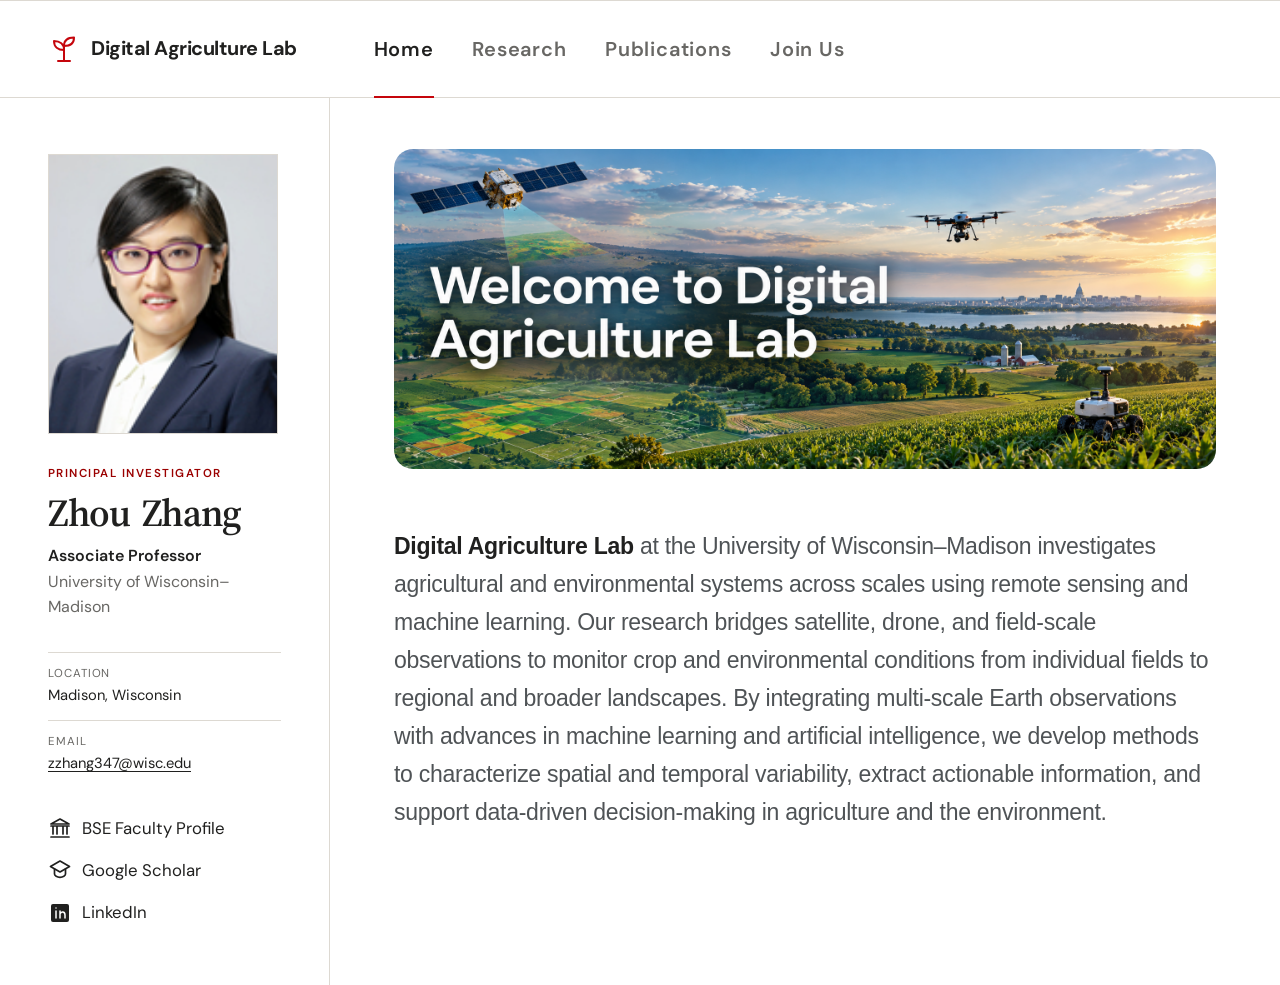
<file: index.html>
<!doctype html>
<html lang="en">
  <head>
    <meta charset="utf-8">
    <meta name="viewport" content="width=device-width, initial-scale=1">
    <meta name="description" content="The Zhou Zhang Digital Agriculture Lab at the University of Wisconsin–Madison.">
    <title>Digital Agriculture Lab | UW–Madison</title>
    <link rel="preconnect" href="https://fonts.googleapis.com">
    <link rel="preconnect" href="https://fonts.gstatic.com" crossorigin>
    <link href="https://fonts.googleapis.com/css2?family=DM+Sans:wght@400;500;600&amp;family=Source+Serif+4:opsz,wght@8..60,500;8..60,600&amp;display=swap" rel="stylesheet">
    <link rel="stylesheet" href="styles.css">
  </head>
  <body>
    <a class="skip-link" href="#main-content">Skip to main content</a>

    <header class="masthead">
      <div class="site-header">
        <a class="wordmark" href="index.html" aria-label="Digital Agriculture Lab home">
          <svg class="wordmark__icon" viewBox="0 0 32 32" aria-hidden="true">
            <path d="M16 28V12"></path>
            <path d="M16 17c-6 0-10-3.2-10-9 6 0 10 3.2 10 9Z"></path>
            <path d="M16 13c0-5.4 3.6-8.5 10-8.5 0 5.4-3.6 8.5-10 8.5Z"></path>
            <path d="M10 28h12"></path>
          </svg>
          <span>Digital Agriculture Lab</span>
        </a>
        <nav class="site-nav" aria-label="Primary navigation">
          <a class="site-nav__link is-active" href="index.html" aria-current="page">Home</a>
          <a class="site-nav__link" href="research.html">Research</a>
          <a class="site-nav__link" href="publications.html">Publications</a>
          <a class="site-nav__link" href="join-us.html">Join Us</a>
        </nav>
      </div>
    </header>

    <div class="page-shell">
      <aside class="profile" aria-label="Principal investigator profile">
        <div class="profile__inner">
          <img
            class="profile__photo"
            src="Zhou Zhang_q.jpg"
            alt="Portrait of Zhou Zhang"
            width="280"
            height="280"
          >

          <div class="profile__heading">
            <p class="eyebrow">Principal investigator</p>
            <h1>Zhou Zhang</h1>
            <p class="profile__title">Associate Professor</p>
            <p class="profile__affiliation">University of Wisconsin–Madison</p>
          </div>

          <dl class="profile__details">
            <div>
              <dt>Location</dt>
              <dd>Madison, Wisconsin</dd>
            </div>
            <div>
              <dt>Email</dt>
              <dd><a href="mailto:zzhang347@wisc.edu">zzhang347@wisc.edu</a></dd>
            </div>
          </dl>

          <nav class="profile__links" aria-label="Zhou Zhang profile links">
            <a href="https://bse.wisc.edu/staff/zhang-zhou/" target="_blank" rel="noopener noreferrer">
              <svg class="profile__link-icon" viewBox="0 0 24 24" aria-hidden="true">
                <path d="M3 10h18M5 10v8m4-8v8m6-8v8m4-8v8M3 21h18M12 3l9 5H3l9-5Z"></path>
              </svg>
              <span>BSE Faculty Profile</span>
            </a>
            <a href="https://scholar.google.com/citations?user=jG5opXcAAAAJ&amp;hl=en" target="_blank" rel="noopener noreferrer">
              <svg class="profile__link-icon" viewBox="0 0 24 24" aria-hidden="true">
                <path d="M2.5 8.5 12 3l9.5 5.5L12 14 2.5 8.5Z"></path>
                <path d="M6.5 11v5.1c0 1.5 2.5 3.2 5.5 3.2s5.5-1.7 5.5-3.2V11"></path>
              </svg>
              <span>Google Scholar</span>
            </a>
            <a href="https://www.linkedin.com/in/zhou-zhang-996b9865/" target="_blank" rel="noopener noreferrer">
              <svg class="profile__link-icon profile__link-icon--linkedin" viewBox="0 0 24 24" aria-hidden="true">
                <rect x="3" y="3" width="18" height="18" rx="2"></rect>
                <path d="M8 10v7m0-10v.01M12 17v-7m0 3.1c.7-2.9 5-3.1 5 1V17"></path>
              </svg>
              <span>LinkedIn</span>
            </a>
          </nav>
        </div>
      </aside>

      <main id="main-content" class="main-content">
        <section class="welcome-hero" aria-labelledby="welcome-title">
          <img
            src="Welcome to Digital Agriculture Lab.png"
            alt="Welcome to Digital Agriculture Lab, shown over a landscape with a satellite, drone, agricultural robot, and crop fields"
            width="2048"
            height="768"
          >
          <h1 id="welcome-title" class="visually-hidden">Welcome to Digital Agriculture Lab</h1>
        </section>

        <section class="lab-introduction" aria-label="About the Digital Agriculture Lab">
          <p>
            <strong>Digital Agriculture Lab</strong> at the University of Wisconsin–Madison investigates agricultural and environmental systems across scales using remote sensing and machine learning. Our research bridges satellite, drone, and field-scale observations to monitor crop and environmental conditions from individual fields to regional and broader landscapes. By integrating multi-scale Earth observations with advances in machine learning and artificial intelligence, we develop methods to characterize spatial and temporal variability, extract actionable information, and support data-driven decision-making in agriculture and the environment.
          </p>
        </section>
      </main>
    </div>
  </body>
</html>
</file>
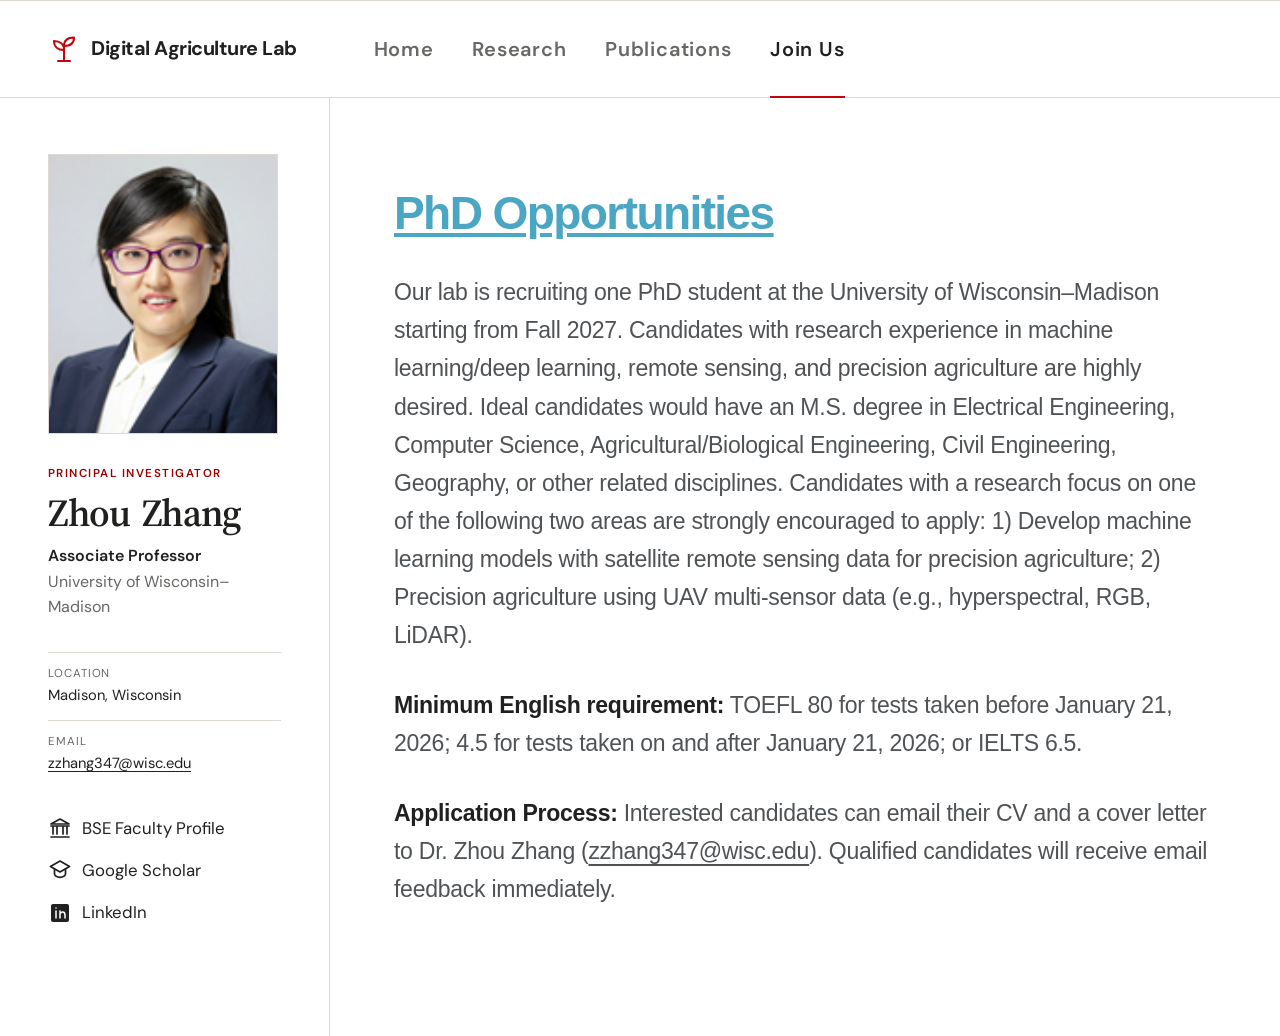
<file: join-us.html>
<!doctype html>
<html lang="en">
  <head>
    <meta charset="utf-8">
    <meta name="viewport" content="width=device-width, initial-scale=1">
    <meta name="description" content="PhD opportunities with the Digital Agriculture Lab at the University of Wisconsin–Madison.">
    <title>Join Us | Digital Agriculture Lab</title>
    <link rel="preconnect" href="https://fonts.googleapis.com">
    <link rel="preconnect" href="https://fonts.gstatic.com" crossorigin>
    <link href="https://fonts.googleapis.com/css2?family=DM+Sans:wght@400;500;600;700&amp;family=Source+Serif+4:opsz,wght@8..60,500;8..60,600&amp;display=swap" rel="stylesheet">
    <link rel="stylesheet" href="styles.css">
  </head>
  <body>
    <a class="skip-link" href="#main-content">Skip to main content</a>

    <header class="masthead">
      <div class="site-header">
        <a class="wordmark" href="index.html" aria-label="Digital Agriculture Lab home">
          <svg class="wordmark__icon" viewBox="0 0 32 32" aria-hidden="true">
            <path d="M16 28V12"></path>
            <path d="M16 17c-6 0-10-3.2-10-9 6 0 10 3.2 10 9Z"></path>
            <path d="M16 13c0-5.4 3.6-8.5 10-8.5 0 5.4-3.6 8.5-10 8.5Z"></path>
            <path d="M10 28h12"></path>
          </svg>
          <span>Digital Agriculture Lab</span>
        </a>
        <nav class="site-nav" aria-label="Primary navigation">
          <a class="site-nav__link" href="index.html">Home</a>
          <a class="site-nav__link" href="research.html">Research</a>
          <a class="site-nav__link" href="publications.html">Publications</a>
          <a class="site-nav__link is-active" href="join-us.html" aria-current="page">Join Us</a>
        </nav>
      </div>
    </header>

    <div class="page-shell">
      <aside class="profile" aria-label="Principal investigator profile">
        <div class="profile__inner">
          <img
            class="profile__photo"
            src="Zhou Zhang_q.jpg"
            alt="Portrait of Zhou Zhang"
            width="280"
            height="280"
          >

          <div class="profile__heading">
            <p class="eyebrow">Principal investigator</p>
            <h1>Zhou Zhang</h1>
            <p class="profile__title">Associate Professor</p>
            <p class="profile__affiliation">University of Wisconsin–Madison</p>
          </div>

          <dl class="profile__details">
            <div>
              <dt>Location</dt>
              <dd>Madison, Wisconsin</dd>
            </div>
            <div>
              <dt>Email</dt>
              <dd><a href="mailto:zzhang347@wisc.edu">zzhang347@wisc.edu</a></dd>
            </div>
          </dl>

          <nav class="profile__links" aria-label="Zhou Zhang profile links">
            <a href="https://bse.wisc.edu/staff/zhang-zhou/" target="_blank" rel="noopener noreferrer">
              <svg class="profile__link-icon" viewBox="0 0 24 24" aria-hidden="true">
                <path d="M3 10h18M5 10v8m4-8v8m6-8v8m4-8v8M3 21h18M12 3l9 5H3l9-5Z"></path>
              </svg>
              <span>BSE Faculty Profile</span>
            </a>
            <a href="https://scholar.google.com/citations?user=jG5opXcAAAAJ&amp;hl=en" target="_blank" rel="noopener noreferrer">
              <svg class="profile__link-icon" viewBox="0 0 24 24" aria-hidden="true">
                <path d="M2.5 8.5 12 3l9.5 5.5L12 14 2.5 8.5Z"></path>
                <path d="M6.5 11v5.1c0 1.5 2.5 3.2 5.5 3.2s5.5-1.7 5.5-3.2V11"></path>
              </svg>
              <span>Google Scholar</span>
            </a>
            <a href="https://www.linkedin.com/in/zhou-zhang-996b9865/" target="_blank" rel="noopener noreferrer">
              <svg class="profile__link-icon profile__link-icon--linkedin" viewBox="0 0 24 24" aria-hidden="true">
                <rect x="3" y="3" width="18" height="18" rx="2"></rect>
                <path d="M8 10v7m0-10v.01M12 17v-7m0 3.1c.7-2.9 5-3.1 5 1V17"></path>
              </svg>
              <span>LinkedIn</span>
            </a>
          </nav>
        </div>
      </aside>

      <main id="main-content" class="main-content opportunities-page">
        <section class="phd-opportunity" aria-labelledby="phd-opportunities-title">
          <h2 id="phd-opportunities-title">PhD Opportunities</h2>
          <p>
            Our lab is recruiting one PhD student at the University of Wisconsin–Madison starting from Fall 2027. Candidates with research experience in machine learning/deep learning, remote sensing, and precision agriculture are highly desired. Ideal candidates would have an M.S. degree in Electrical Engineering, Computer Science, Agricultural/Biological Engineering, Civil Engineering, Geography, or other related disciplines. Candidates with a research focus on one of the following two areas are strongly encouraged to apply: 1) Develop machine learning models with satellite remote sensing data for precision agriculture; 2) Precision agriculture using UAV multi-sensor data (e.g., hyperspectral, RGB, LiDAR).
          </p>
          <p>
            <strong>Minimum English requirement:</strong> TOEFL 80 for tests taken before January 21, 2026; 4.5 for tests taken on and after January 21, 2026; or IELTS 6.5.
          </p>
          <p>
            <strong>Application Process:</strong> Interested candidates can email their CV and a cover letter to Dr. Zhou Zhang (<a href="mailto:zzhang347@wisc.edu">zzhang347@wisc.edu</a>). Qualified candidates will receive email feedback immediately.
          </p>
        </section>
      </main>
    </div>
  </body>
</html>
</file>
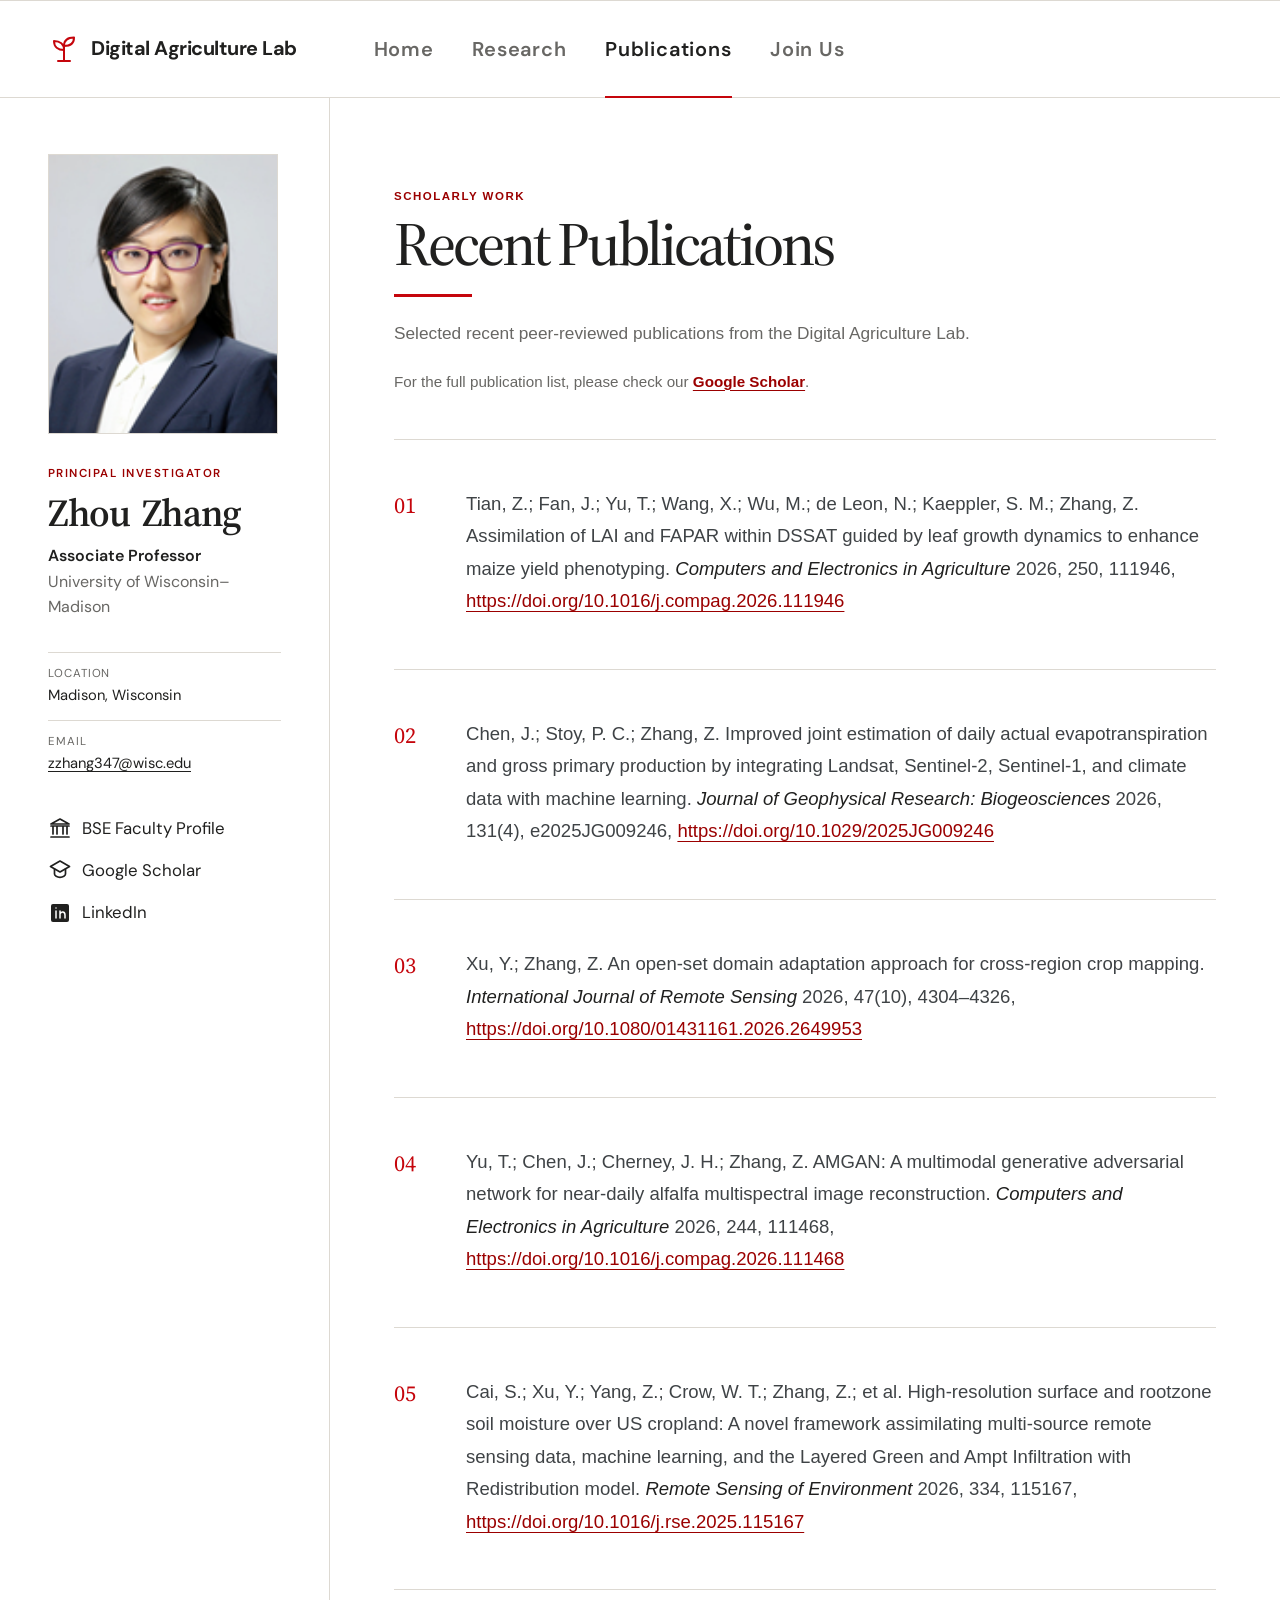
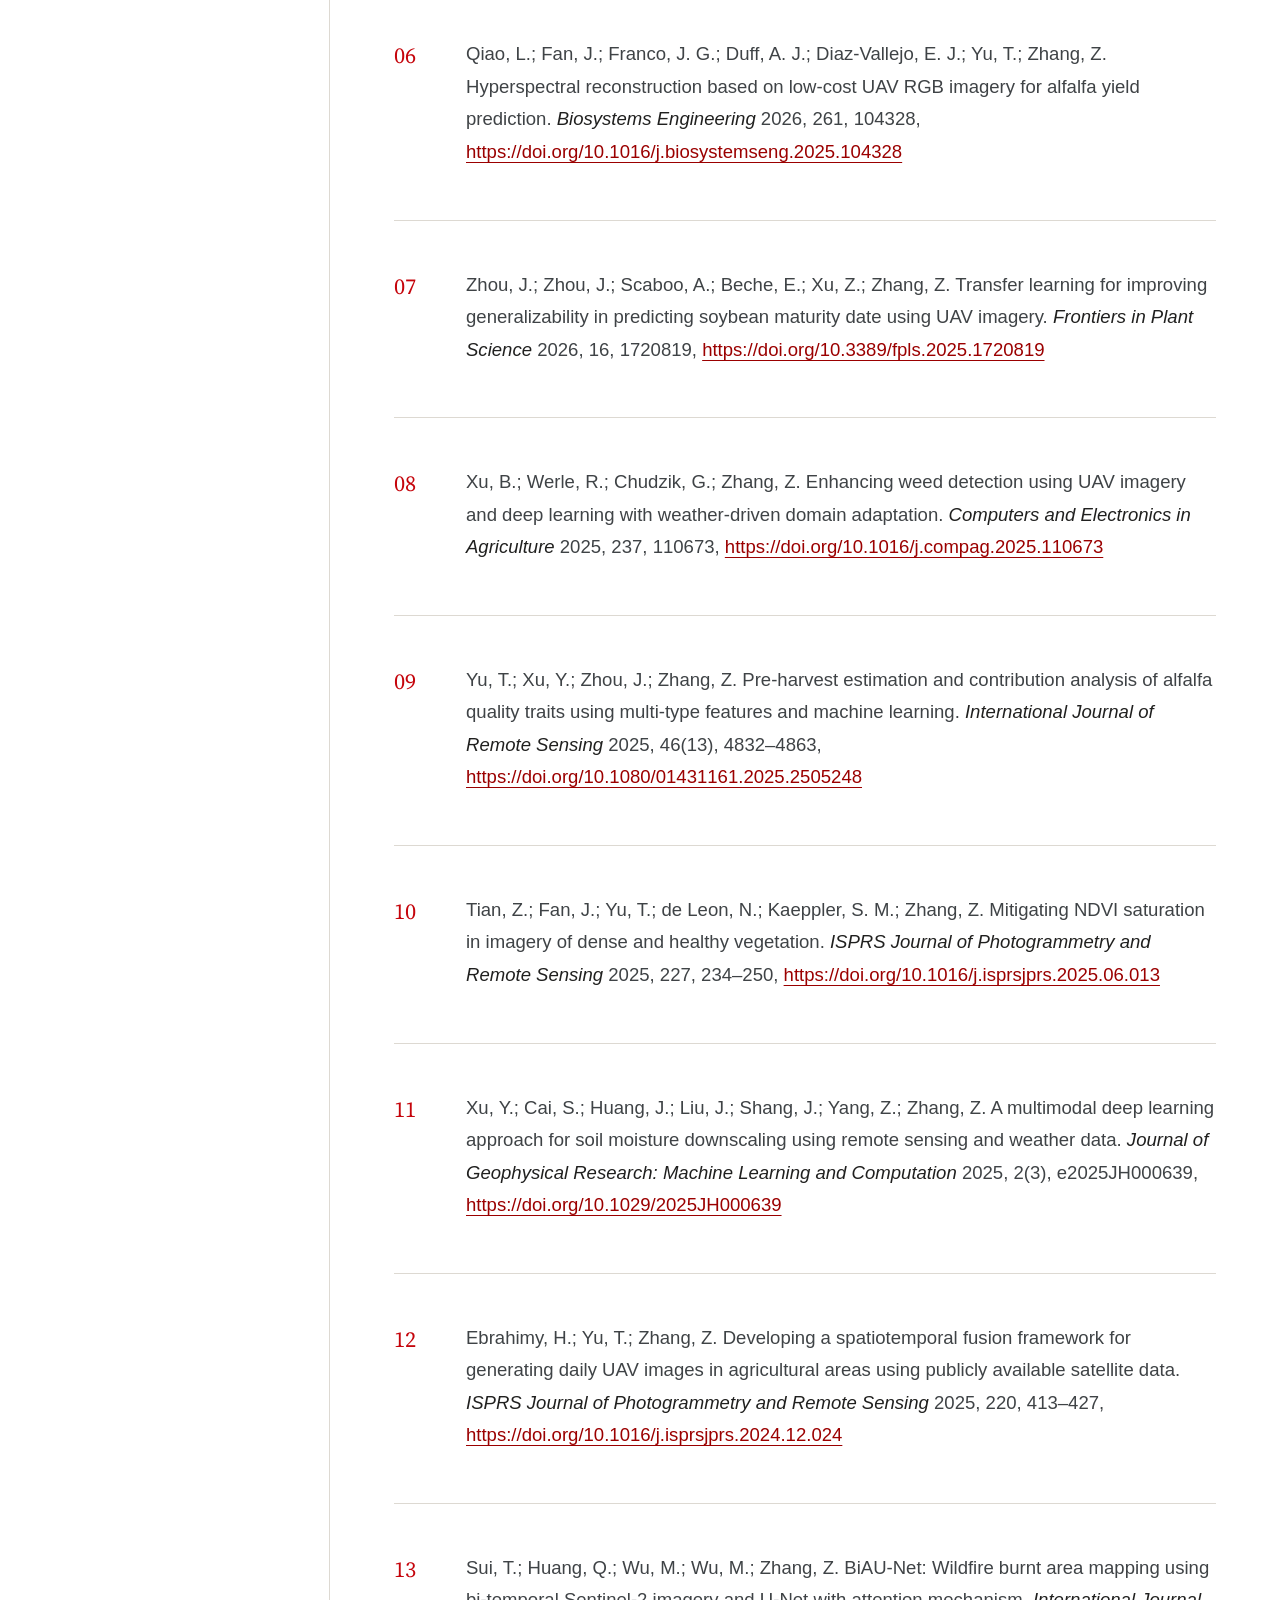
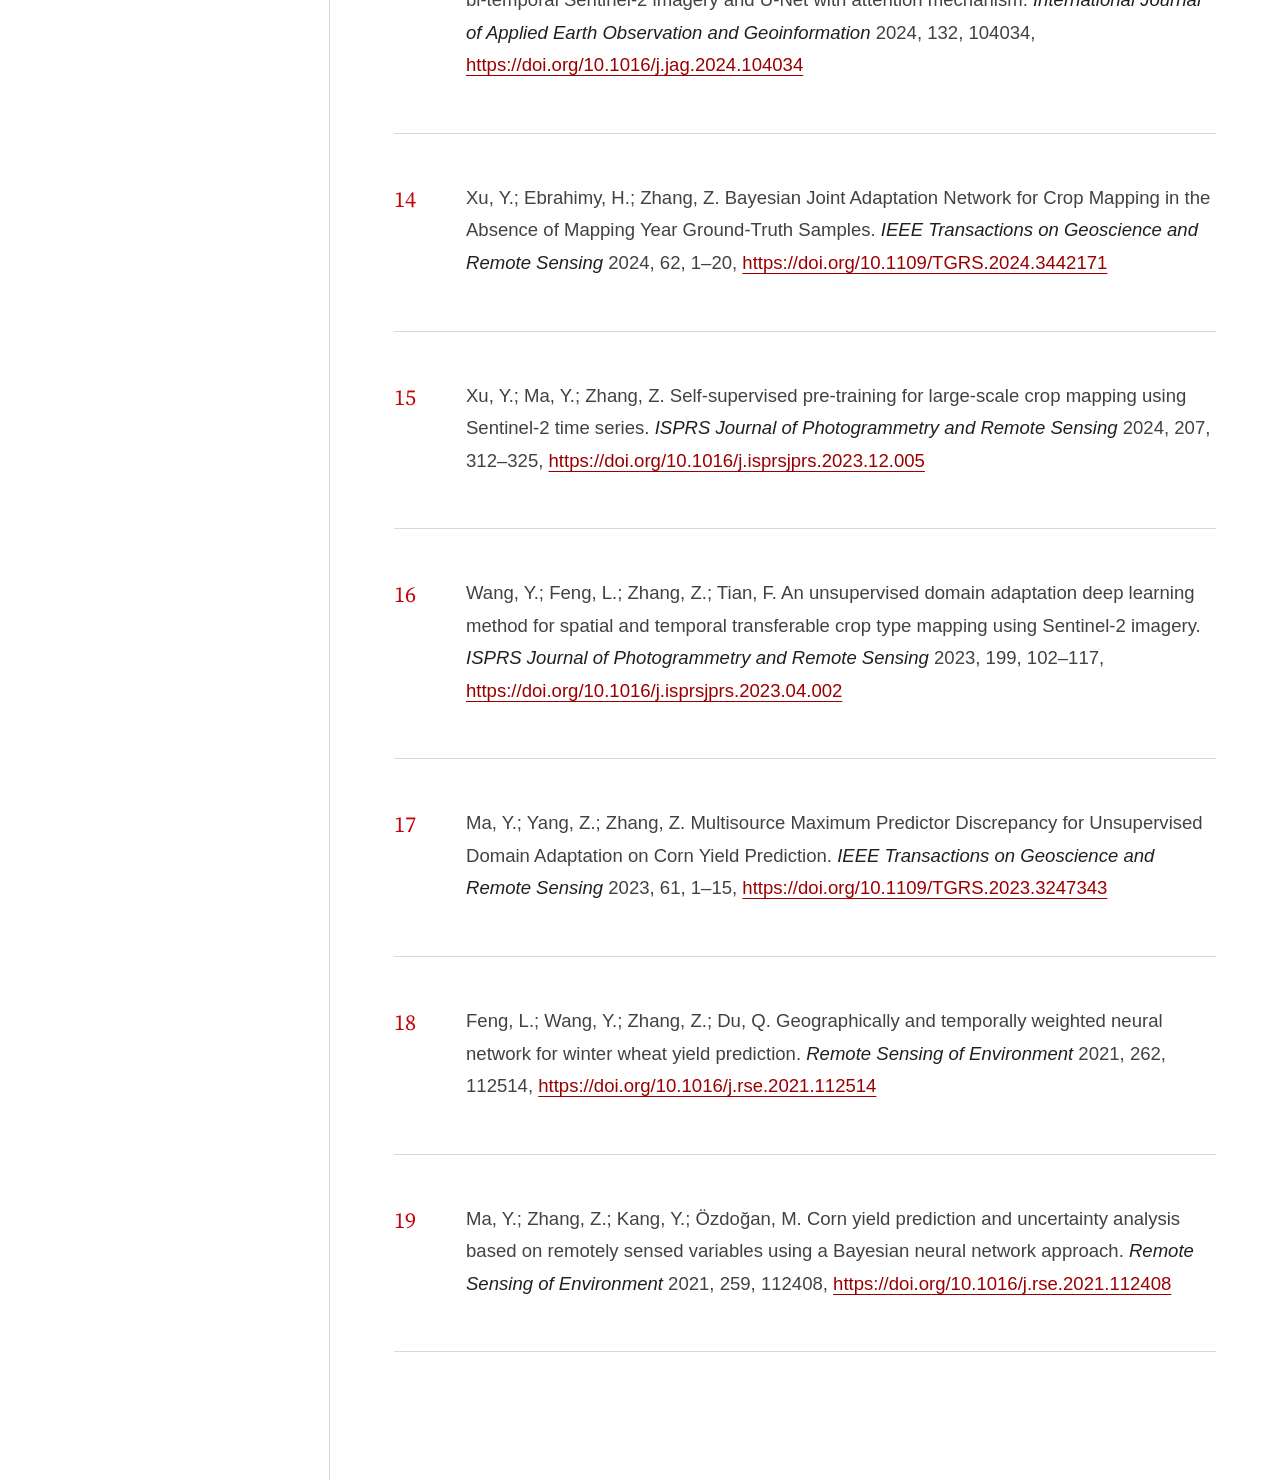
<file: publications.html>
<!doctype html>
<html lang="en">
  <head>
    <meta charset="utf-8">
    <meta name="viewport" content="width=device-width, initial-scale=1">
    <meta name="description" content="Recent publications from the Digital Agriculture Lab at the University of Wisconsin–Madison.">
    <title>Publications | Digital Agriculture Lab</title>
    <link rel="preconnect" href="https://fonts.googleapis.com">
    <link rel="preconnect" href="https://fonts.gstatic.com" crossorigin>
    <link href="https://fonts.googleapis.com/css2?family=DM+Sans:wght@400;500;600;700&amp;family=Source+Serif+4:opsz,wght@8..60,500;8..60,600&amp;display=swap" rel="stylesheet">
    <link rel="stylesheet" href="styles.css">
  </head>
  <body>
    <a class="skip-link" href="#main-content">Skip to main content</a>

    <header class="masthead">
      <div class="site-header">
        <a class="wordmark" href="index.html" aria-label="Digital Agriculture Lab home">
          <svg class="wordmark__icon" viewBox="0 0 32 32" aria-hidden="true">
            <path d="M16 28V12"></path>
            <path d="M16 17c-6 0-10-3.2-10-9 6 0 10 3.2 10 9Z"></path>
            <path d="M16 13c0-5.4 3.6-8.5 10-8.5 0 5.4-3.6 8.5-10 8.5Z"></path>
            <path d="M10 28h12"></path>
          </svg>
          <span>Digital Agriculture Lab</span>
        </a>
        <nav class="site-nav" aria-label="Primary navigation">
          <a class="site-nav__link" href="index.html">Home</a>
          <a class="site-nav__link" href="research.html">Research</a>
          <a class="site-nav__link is-active" href="publications.html" aria-current="page">Publications</a>
          <a class="site-nav__link" href="join-us.html">Join Us</a>
        </nav>
      </div>
    </header>

    <div class="page-shell">
      <aside class="profile" aria-label="Principal investigator profile">
        <div class="profile__inner">
          <img class="profile__photo" src="Zhou Zhang_q.jpg" alt="Portrait of Zhou Zhang" width="280" height="280">

          <div class="profile__heading">
            <p class="eyebrow">Principal investigator</p>
            <h1>Zhou Zhang</h1>
            <p class="profile__title">Associate Professor</p>
            <p class="profile__affiliation">University of Wisconsin–Madison</p>
          </div>

          <dl class="profile__details">
            <div>
              <dt>Location</dt>
              <dd>Madison, Wisconsin</dd>
            </div>
            <div>
              <dt>Email</dt>
              <dd><a href="mailto:zzhang347@wisc.edu">zzhang347@wisc.edu</a></dd>
            </div>
          </dl>

          <nav class="profile__links" aria-label="Zhou Zhang profile links">
            <a href="https://bse.wisc.edu/staff/zhang-zhou/" target="_blank" rel="noopener noreferrer">
              <svg class="profile__link-icon" viewBox="0 0 24 24" aria-hidden="true">
                <path d="M3 10h18M5 10v8m4-8v8m6-8v8m4-8v8M3 21h18M12 3l9 5H3l9-5Z"></path>
              </svg>
              <span>BSE Faculty Profile</span>
            </a>
            <a href="https://scholar.google.com/citations?user=jG5opXcAAAAJ&amp;hl=en" target="_blank" rel="noopener noreferrer">
              <svg class="profile__link-icon" viewBox="0 0 24 24" aria-hidden="true">
                <path d="M2.5 8.5 12 3l9.5 5.5L12 14 2.5 8.5Z"></path>
                <path d="M6.5 11v5.1c0 1.5 2.5 3.2 5.5 3.2s5.5-1.7 5.5-3.2V11"></path>
              </svg>
              <span>Google Scholar</span>
            </a>
            <a href="https://www.linkedin.com/in/zhou-zhang-996b9865/" target="_blank" rel="noopener noreferrer">
              <svg class="profile__link-icon profile__link-icon--linkedin" viewBox="0 0 24 24" aria-hidden="true">
                <rect x="3" y="3" width="18" height="18" rx="2"></rect>
                <path d="M8 10v7m0-10v.01M12 17v-7m0 3.1c.7-2.9 5-3.1 5 1V17"></path>
              </svg>
              <span>LinkedIn</span>
            </a>
          </nav>
        </div>
      </aside>

      <main id="main-content" class="main-content publications-page">
        <header class="publications-page__header">
          <p class="eyebrow">Scholarly work</p>
          <h1>Recent Publications</h1>
          <span class="publications-page__accent" aria-hidden="true"></span>
          <p>Selected recent peer-reviewed publications from the Digital Agriculture Lab.</p>
        </header>

        <p class="publication-list__more">
          For the full publication list, please check our <a href="https://scholar.google.com/citations?user=jG5opXcAAAAJ&amp;hl=en" target="_blank" rel="noopener noreferrer"><strong>Google Scholar</strong></a>.
        </p>

        <ol class="publication-list">
          <li class="publication-item">
            <article>
              <p class="publication-citation">
                Tian, Z.; Fan, J.; Yu, T.; Wang, X.; Wu, M.; de Leon, N.; Kaeppler, S. M.; Zhang, Z. Assimilation of LAI and FAPAR within DSSAT guided by leaf growth dynamics to enhance maize yield phenotyping. <cite>Computers and Electronics in Agriculture</cite> 2026, 250, 111946, <a href="https://doi.org/10.1016/j.compag.2026.111946" target="_blank" rel="noopener noreferrer">https://doi.org/10.1016/j.compag.2026.111946</a>
              </p>
            </article>
          </li>
          <li class="publication-item">
            <article>
              <p class="publication-citation">
                Chen, J.; Stoy, P. C.; Zhang, Z. Improved joint estimation of daily actual evapotranspiration and gross primary production by integrating Landsat, Sentinel-2, Sentinel-1, and climate data with machine learning. <cite>Journal of Geophysical Research: Biogeosciences</cite> 2026, 131(4), e2025JG009246, <a href="https://doi.org/10.1029/2025JG009246" target="_blank" rel="noopener noreferrer">https://doi.org/10.1029/2025JG009246</a>
              </p>
            </article>
          </li>
          <li class="publication-item">
            <article>
              <p class="publication-citation">
                Xu, Y.; Zhang, Z. An open-set domain adaptation approach for cross-region crop mapping. <cite>International Journal of Remote Sensing</cite> 2026, 47(10), 4304–4326, <a href="https://doi.org/10.1080/01431161.2026.2649953" target="_blank" rel="noopener noreferrer">https://doi.org/10.1080/01431161.2026.2649953</a>
              </p>
            </article>
          </li>
          <li class="publication-item">
            <article>
              <p class="publication-citation">
                Yu, T.; Chen, J.; Cherney, J. H.; Zhang, Z. AMGAN: A multimodal generative adversarial network for near-daily alfalfa multispectral image reconstruction. <cite>Computers and Electronics in Agriculture</cite> 2026, 244, 111468, <a href="https://doi.org/10.1016/j.compag.2026.111468" target="_blank" rel="noopener noreferrer">https://doi.org/10.1016/j.compag.2026.111468</a>
              </p>
            </article>
          </li>
          <li class="publication-item">
            <article>
              <p class="publication-citation">
                Cai, S.; Xu, Y.; Yang, Z.; Crow, W. T.; Zhang, Z.; et al. High-resolution surface and rootzone soil moisture over US cropland: A novel framework assimilating multi-source remote sensing data, machine learning, and the Layered Green and Ampt Infiltration with Redistribution model. <cite>Remote Sensing of Environment</cite> 2026, 334, 115167, <a href="https://doi.org/10.1016/j.rse.2025.115167" target="_blank" rel="noopener noreferrer">https://doi.org/10.1016/j.rse.2025.115167</a>
              </p>
            </article>
          </li>
          <li class="publication-item">
            <article>
              <p class="publication-citation">
                Qiao, L.; Fan, J.; Franco, J. G.; Duff, A. J.; Diaz-Vallejo, E. J.; Yu, T.; Zhang, Z. Hyperspectral reconstruction based on low-cost UAV RGB imagery for alfalfa yield prediction. <cite>Biosystems Engineering</cite> 2026, 261, 104328, <a href="https://doi.org/10.1016/j.biosystemseng.2025.104328" target="_blank" rel="noopener noreferrer">https://doi.org/10.1016/j.biosystemseng.2025.104328</a>
              </p>
            </article>
          </li>
          <li class="publication-item">
            <article>
              <p class="publication-citation">
                Zhou, J.; Zhou, J.; Scaboo, A.; Beche, E.; Xu, Z.; Zhang, Z. Transfer learning for improving generalizability in predicting soybean maturity date using UAV imagery. <cite>Frontiers in Plant Science</cite> 2026, 16, 1720819, <a href="https://doi.org/10.3389/fpls.2025.1720819" target="_blank" rel="noopener noreferrer">https://doi.org/10.3389/fpls.2025.1720819</a>
              </p>
            </article>
          </li>
          <li class="publication-item">
            <article>
              <p class="publication-citation">
                Xu, B.; Werle, R.; Chudzik, G.; Zhang, Z. Enhancing weed detection using UAV imagery and deep learning with weather-driven domain adaptation. <cite>Computers and Electronics in Agriculture</cite> 2025, 237, 110673, <a href="https://doi.org/10.1016/j.compag.2025.110673" target="_blank" rel="noopener noreferrer">https://doi.org/10.1016/j.compag.2025.110673</a>
              </p>
            </article>
          </li>
          <li class="publication-item">
            <article>
              <p class="publication-citation">
                Yu, T.; Xu, Y.; Zhou, J.; Zhang, Z. Pre-harvest estimation and contribution analysis of alfalfa quality traits using multi-type features and machine learning. <cite>International Journal of Remote Sensing</cite> 2025, 46(13), 4832–4863, <a href="https://doi.org/10.1080/01431161.2025.2505248" target="_blank" rel="noopener noreferrer">https://doi.org/10.1080/01431161.2025.2505248</a>
              </p>
            </article>
          </li>
          <li class="publication-item">
            <article>
              <p class="publication-citation">
                Tian, Z.; Fan, J.; Yu, T.; de Leon, N.; Kaeppler, S. M.; Zhang, Z. Mitigating NDVI saturation in imagery of dense and healthy vegetation. <cite>ISPRS Journal of Photogrammetry and Remote Sensing</cite> 2025, 227, 234–250, <a href="https://doi.org/10.1016/j.isprsjprs.2025.06.013" target="_blank" rel="noopener noreferrer">https://doi.org/10.1016/j.isprsjprs.2025.06.013</a>
              </p>
            </article>
          </li>
          <li class="publication-item">
            <article>
              <p class="publication-citation">
                Xu, Y.; Cai, S.; Huang, J.; Liu, J.; Shang, J.; Yang, Z.; Zhang, Z. A multimodal deep learning approach for soil moisture downscaling using remote sensing and weather data. <cite>Journal of Geophysical Research: Machine Learning and Computation</cite> 2025, 2(3), e2025JH000639, <a href="https://doi.org/10.1029/2025JH000639" target="_blank" rel="noopener noreferrer">https://doi.org/10.1029/2025JH000639</a>
              </p>
            </article>
          </li>
          <li class="publication-item">
            <article>
              <p class="publication-citation">
                Ebrahimy, H.; Yu, T.; Zhang, Z. Developing a spatiotemporal fusion framework for generating daily UAV images in agricultural areas using publicly available satellite data. <cite>ISPRS Journal of Photogrammetry and Remote Sensing</cite> 2025, 220, 413–427, <a href="https://doi.org/10.1016/j.isprsjprs.2024.12.024" target="_blank" rel="noopener noreferrer">https://doi.org/10.1016/j.isprsjprs.2024.12.024</a>
              </p>
            </article>
          </li>
          <li class="publication-item">
            <article>
              <p class="publication-citation">
                Sui, T.; Huang, Q.; Wu, M.; Wu, M.; Zhang, Z. BiAU-Net: Wildfire burnt area mapping using bi-temporal Sentinel-2 imagery and U-Net with attention mechanism. <cite>International Journal of Applied Earth Observation and Geoinformation</cite> 2024, 132, 104034, <a href="https://doi.org/10.1016/j.jag.2024.104034" target="_blank" rel="noopener noreferrer">https://doi.org/10.1016/j.jag.2024.104034</a>
              </p>
            </article>
          </li>
          <li class="publication-item">
            <article>
              <p class="publication-citation">
                Xu, Y.; Ebrahimy, H.; Zhang, Z. Bayesian Joint Adaptation Network for Crop Mapping in the Absence of Mapping Year Ground-Truth Samples. <cite>IEEE Transactions on Geoscience and Remote Sensing</cite> 2024, 62, 1–20, <a href="https://doi.org/10.1109/TGRS.2024.3442171" target="_blank" rel="noopener noreferrer">https://doi.org/10.1109/TGRS.2024.3442171</a>
              </p>
            </article>
          </li>
          <li class="publication-item">
            <article>
              <p class="publication-citation">
                Xu, Y.; Ma, Y.; Zhang, Z. Self-supervised pre-training for large-scale crop mapping using Sentinel-2 time series. <cite>ISPRS Journal of Photogrammetry and Remote Sensing</cite> 2024, 207, 312–325, <a href="https://doi.org/10.1016/j.isprsjprs.2023.12.005" target="_blank" rel="noopener noreferrer">https://doi.org/10.1016/j.isprsjprs.2023.12.005</a>
              </p>
            </article>
          </li>
          <li class="publication-item">
            <article>
              <p class="publication-citation">
                Wang, Y.; Feng, L.; Zhang, Z.; Tian, F. An unsupervised domain adaptation deep learning method for spatial and temporal transferable crop type mapping using Sentinel-2 imagery. <cite>ISPRS Journal of Photogrammetry and Remote Sensing</cite> 2023, 199, 102–117, <a href="https://doi.org/10.1016/j.isprsjprs.2023.04.002" target="_blank" rel="noopener noreferrer">https://doi.org/10.1016/j.isprsjprs.2023.04.002</a>
              </p>
            </article>
          </li>
          <li class="publication-item">
            <article>
              <p class="publication-citation">
                Ma, Y.; Yang, Z.; Zhang, Z. Multisource Maximum Predictor Discrepancy for Unsupervised Domain Adaptation on Corn Yield Prediction. <cite>IEEE Transactions on Geoscience and Remote Sensing</cite> 2023, 61, 1–15, <a href="https://doi.org/10.1109/TGRS.2023.3247343" target="_blank" rel="noopener noreferrer">https://doi.org/10.1109/TGRS.2023.3247343</a>
              </p>
            </article>
          </li>
          <li class="publication-item">
            <article>
              <p class="publication-citation">
                Feng, L.; Wang, Y.; Zhang, Z.; Du, Q. Geographically and temporally weighted neural network for winter wheat yield prediction. <cite>Remote Sensing of Environment</cite> 2021, 262, 112514, <a href="https://doi.org/10.1016/j.rse.2021.112514" target="_blank" rel="noopener noreferrer">https://doi.org/10.1016/j.rse.2021.112514</a>
              </p>
            </article>
          </li>
          <li class="publication-item">
            <article>
              <p class="publication-citation">
                Ma, Y.; Zhang, Z.; Kang, Y.; Özdoğan, M. Corn yield prediction and uncertainty analysis based on remotely sensed variables using a Bayesian neural network approach. <cite>Remote Sensing of Environment</cite> 2021, 259, 112408, <a href="https://doi.org/10.1016/j.rse.2021.112408" target="_blank" rel="noopener noreferrer">https://doi.org/10.1016/j.rse.2021.112408</a>
              </p>
            </article>
          </li>
        </ol>
      </main>
    </div>
  </body>
</html>
</file>
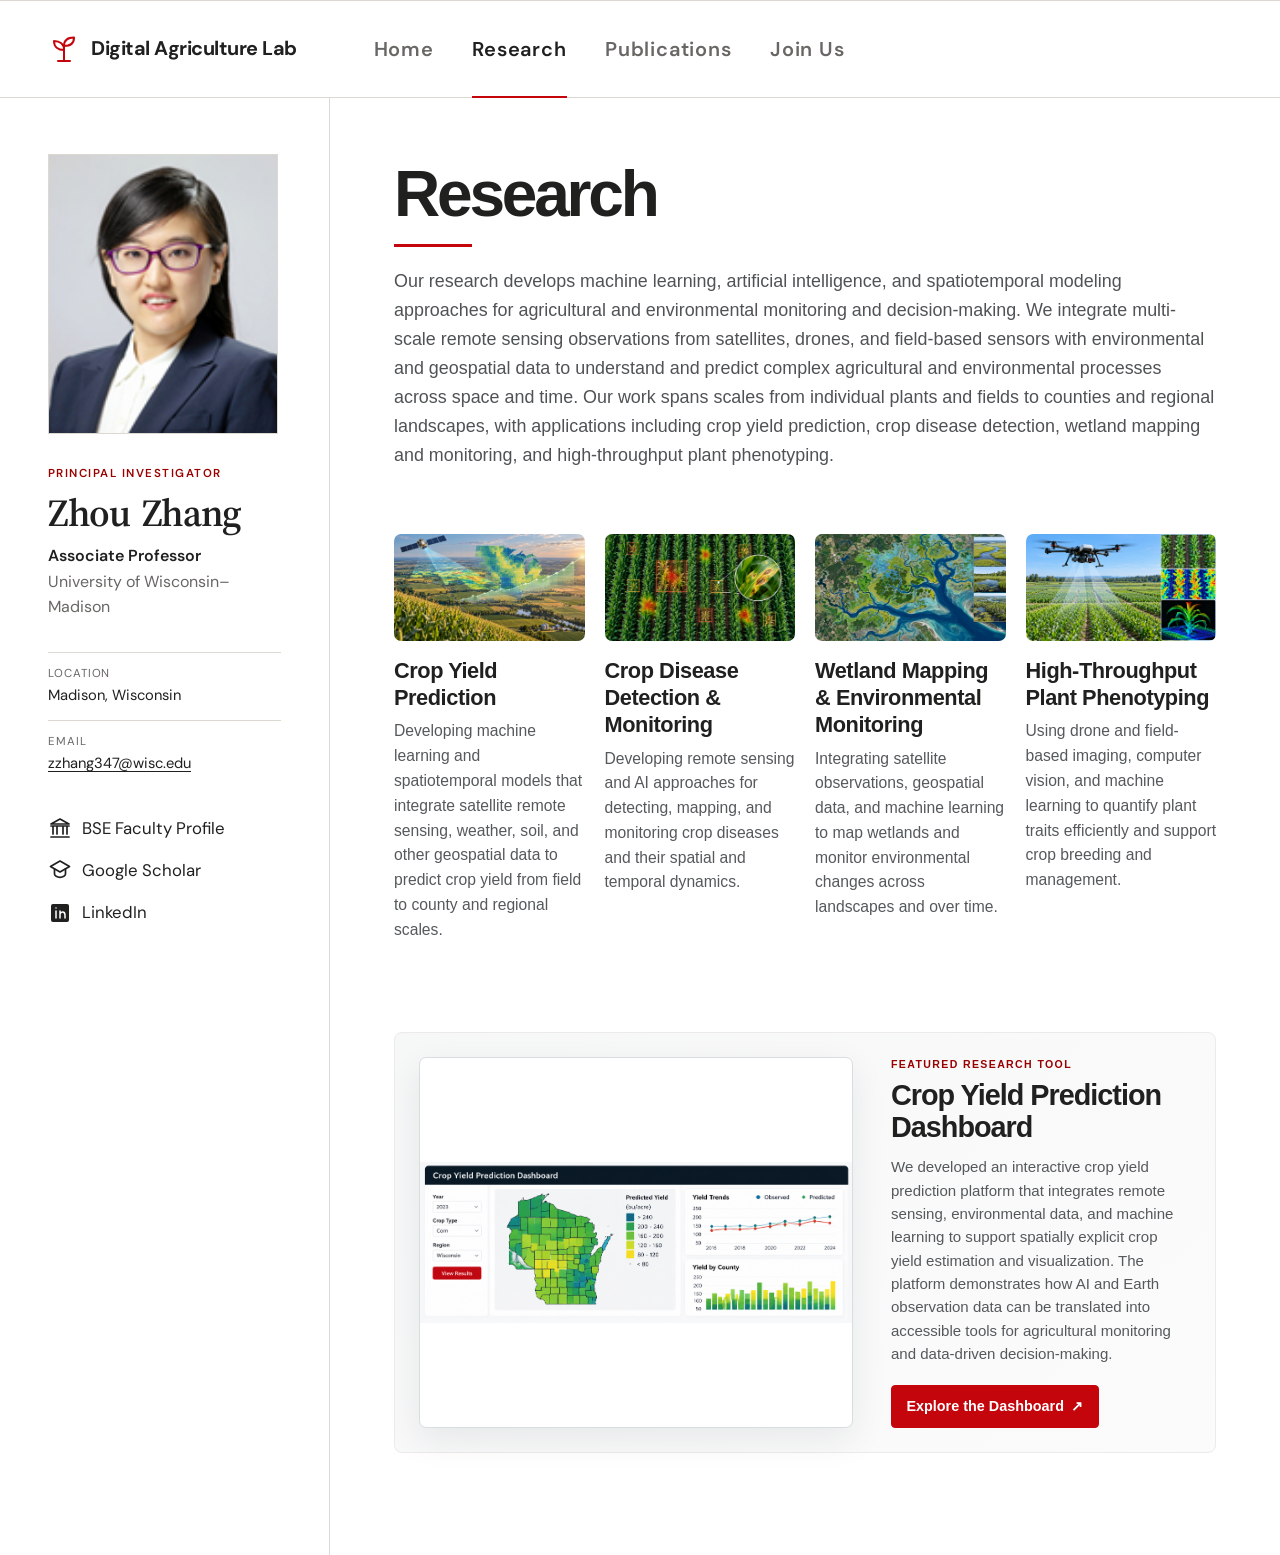
<file: research.html>
<!doctype html>
<html lang="en">
  <head>
    <meta charset="utf-8">
    <meta name="viewport" content="width=device-width, initial-scale=1">
    <meta name="description" content="Research themes of the Digital Agriculture Lab at the University of Wisconsin–Madison.">
    <title>Research | Digital Agriculture Lab</title>
    <link rel="preconnect" href="https://fonts.googleapis.com">
    <link rel="preconnect" href="https://fonts.gstatic.com" crossorigin>
    <link href="https://fonts.googleapis.com/css2?family=DM+Sans:wght@400;500;600;700&amp;family=Source+Serif+4:opsz,wght@8..60,500;8..60,600&amp;display=swap" rel="stylesheet">
    <link rel="stylesheet" href="styles.css">
  </head>
  <body>
    <a class="skip-link" href="#main-content">Skip to main content</a>

    <header class="masthead">
      <div class="site-header">
        <a class="wordmark" href="index.html" aria-label="Digital Agriculture Lab home">
          <svg class="wordmark__icon" viewBox="0 0 32 32" aria-hidden="true">
            <path d="M16 28V12"></path>
            <path d="M16 17c-6 0-10-3.2-10-9 6 0 10 3.2 10 9Z"></path>
            <path d="M16 13c0-5.4 3.6-8.5 10-8.5 0 5.4-3.6 8.5-10 8.5Z"></path>
            <path d="M10 28h12"></path>
          </svg>
          <span>Digital Agriculture Lab</span>
        </a>
        <nav class="site-nav" aria-label="Primary navigation">
          <a class="site-nav__link" href="index.html">Home</a>
          <a class="site-nav__link is-active" href="research.html" aria-current="page">Research</a>
          <a class="site-nav__link" href="publications.html">Publications</a>
          <a class="site-nav__link" href="join-us.html">Join Us</a>
        </nav>
      </div>
    </header>

    <div class="page-shell">
      <aside class="profile" aria-label="Principal investigator profile">
        <div class="profile__inner">
          <img class="profile__photo" src="Zhou Zhang_q.jpg" alt="Portrait of Zhou Zhang" width="280" height="280">

          <div class="profile__heading">
            <p class="eyebrow">Principal investigator</p>
            <h1>Zhou Zhang</h1>
            <p class="profile__title">Associate Professor</p>
            <p class="profile__affiliation">University of Wisconsin–Madison</p>
          </div>

          <dl class="profile__details">
            <div>
              <dt>Location</dt>
              <dd>Madison, Wisconsin</dd>
            </div>
            <div>
              <dt>Email</dt>
              <dd><a href="mailto:zzhang347@wisc.edu">zzhang347@wisc.edu</a></dd>
            </div>
          </dl>

          <nav class="profile__links" aria-label="Zhou Zhang profile links">
            <a href="https://bse.wisc.edu/staff/zhang-zhou/" target="_blank" rel="noopener noreferrer">
              <svg class="profile__link-icon" viewBox="0 0 24 24" aria-hidden="true">
                <path d="M3 10h18M5 10v8m4-8v8m6-8v8m4-8v8M3 21h18M12 3l9 5H3l9-5Z"></path>
              </svg>
              <span>BSE Faculty Profile</span>
            </a>
            <a href="https://scholar.google.com/citations?user=jG5opXcAAAAJ&amp;hl=en" target="_blank" rel="noopener noreferrer">
              <svg class="profile__link-icon" viewBox="0 0 24 24" aria-hidden="true">
                <path d="M2.5 8.5 12 3l9.5 5.5L12 14 2.5 8.5Z"></path>
                <path d="M6.5 11v5.1c0 1.5 2.5 3.2 5.5 3.2s5.5-1.7 5.5-3.2V11"></path>
              </svg>
              <span>Google Scholar</span>
            </a>
            <a href="https://www.linkedin.com/in/zhou-zhang-996b9865/" target="_blank" rel="noopener noreferrer">
              <svg class="profile__link-icon profile__link-icon--linkedin" viewBox="0 0 24 24" aria-hidden="true">
                <rect x="3" y="3" width="18" height="18" rx="2"></rect>
                <path d="M8 10v7m0-10v.01M12 17v-7m0 3.1c.7-2.9 5-3.1 5 1V17"></path>
              </svg>
              <span>LinkedIn</span>
            </a>
          </nav>
        </div>
      </aside>

      <main id="main-content" class="main-content research-page">
        <header class="research-page__header">
          <h1>Research</h1>
          <span class="research-page__accent" aria-hidden="true"></span>
          <p>
            Our research develops machine learning, artificial intelligence, and spatiotemporal modeling approaches for agricultural and environmental monitoring and decision-making. We integrate multi-scale remote sensing observations from satellites, drones, and field-based sensors with environmental and geospatial data to understand and predict complex agricultural and environmental processes across space and time. Our work spans scales from individual plants and fields to counties and regional landscapes, with applications including crop yield prediction, crop disease detection, wetland mapping and monitoring, and high-throughput plant phenotyping.
          </p>
        </header>

        <section class="research-grid" aria-label="Research areas">
          <article class="research-card">
            <div class="research-card__image">
              <img src="assets/research-crop-yield.png" alt="Satellite crop monitoring and yield prediction visualization" width="1536" height="1024">
            </div>
            <h2>Crop Yield Prediction</h2>
            <p>Developing machine learning and spatiotemporal models that integrate satellite remote sensing, weather, soil, and other geospatial data to predict crop yield from field to county and regional scales.</p>
          </article>

          <article class="research-card">
            <div class="research-card__image">
              <img src="assets/research-crop-disease.png" alt="Crop rows with disease-stressed plants identified by imaging analysis" width="1536" height="1024">
            </div>
            <h2>Crop Disease Detection &amp; Monitoring</h2>
            <p>Developing remote sensing and AI approaches for detecting, mapping, and monitoring crop diseases and their spatial and temporal dynamics.</p>
          </article>

          <article class="research-card">
            <div class="research-card__image">
              <img src="assets/research-wetlands.png" alt="Satellite mapping of wetlands and waterways" width="1536" height="1024">
            </div>
            <h2>Wetland Mapping &amp; Environmental Monitoring</h2>
            <p>Integrating satellite observations, geospatial data, and machine learning to map wetlands and monitor environmental changes across landscapes and over time.</p>
          </article>

          <article class="research-card">
            <div class="research-card__image">
              <img src="assets/research-phenotyping.png" alt="Drone and multi-sensor imaging for plant phenotyping" width="1536" height="1024">
            </div>
            <h2>High-Throughput Plant Phenotyping</h2>
            <p>Using drone and field-based imaging, computer vision, and machine learning to quantify plant traits efficiently and support crop breeding and management.</p>
          </article>
        </section>

        <section class="featured-tool" aria-labelledby="featured-tool-title">
          <a class="dashboard-image" href="https://scdmlab.github.io/cyber-agricultural-system/" target="_blank" rel="noopener noreferrer" aria-label="Open the Crop Yield Prediction Dashboard">
            <img src="assets/crop-yield-dashboard.png" alt="Crop Yield Prediction Dashboard showing Wisconsin predicted yield, yield trends, and county-level charts" width="2058" height="764">
          </a>

          <div class="featured-tool__copy">
            <p class="eyebrow">Featured research tool</p>
            <h2 id="featured-tool-title">Crop Yield Prediction Dashboard</h2>
            <p>We developed an interactive crop yield prediction platform that integrates remote sensing, environmental data, and machine learning to support spatially explicit crop yield estimation and visualization. The platform demonstrates how AI and Earth observation data can be translated into accessible tools for agricultural monitoring and data-driven decision-making.</p>
            <a class="button button--primary" href="https://scdmlab.github.io/cyber-agricultural-system/" target="_blank" rel="noopener noreferrer">Explore the Dashboard <span aria-hidden="true">↗</span></a>
          </div>
        </section>
      </main>
    </div>
  </body>
</html>
</file>
<file: styles.css>
:root {
  --uw-red: #c5050c;
  --uw-red-dark: #9b0000;
  --ink: #20201f;
  --muted: #686764;
  --line: #ddd9d2;
  --paper: #ffffff;
  --soft: #f4f1eb;
  --sage: #dfe8dc;
  --serif: "Source Serif 4", Georgia, serif;
  --sans: "DM Sans", Arial, sans-serif;
  --content-font: -apple-system, BlinkMacSystemFont, "Segoe UI", Roboto, "Helvetica Neue", Arial, sans-serif;
  --sidebar-width: 330px;
}

* {
  box-sizing: border-box;
}

html {
  scroll-behavior: smooth;
}

body {
  margin: 0;
  color: var(--ink);
  background: var(--paper);
  font-family: var(--sans);
  font-size: 16px;
  line-height: 1.6;
  -webkit-font-smoothing: antialiased;
}

a {
  color: inherit;
  text-underline-offset: 0.2em;
}

img {
  display: block;
  max-width: 100%;
}

.skip-link {
  position: fixed;
  z-index: 20;
  top: 12px;
  left: 12px;
  padding: 0.55rem 0.8rem;
  color: #fff;
  background: var(--uw-red);
  transform: translateY(-160%);
}

.skip-link:focus {
  transform: none;
}

.visually-hidden {
  position: absolute !important;
  width: 1px !important;
  height: 1px !important;
  padding: 0 !important;
  overflow: hidden !important;
  clip: rect(0, 0, 0, 0) !important;
  white-space: nowrap !important;
  border: 0 !important;
}

.page-shell {
  display: grid;
  grid-template-columns: minmax(280px, var(--sidebar-width)) minmax(0, 1fr);
  max-width: 1540px;
  min-height: calc(100vh - 97px);
  margin: 0 auto;
}

.profile {
  border-right: 1px solid var(--line);
}

.profile__inner {
  position: sticky;
  top: 0;
  display: flex;
  min-height: calc(100vh - 97px);
  flex-direction: column;
  justify-content: center;
  padding: 3.5rem 3rem;
}

.profile__photo {
  width: min(100%, 230px);
  aspect-ratio: 1;
  margin-bottom: 2rem;
  border: 1px solid var(--line);
  border-radius: 0;
  background: var(--soft);
  object-fit: cover;
}

.eyebrow,
.card-kicker,
.news-item__type,
.placeholder-label {
  margin: 0 0 0.65rem;
  color: var(--uw-red-dark);
  font-size: 0.72rem;
  font-weight: 600;
  letter-spacing: 0.13em;
  line-height: 1.4;
  text-transform: uppercase;
}

.profile h1 {
  margin: 0;
  font-family: var(--serif);
  font-size: clamp(2.1rem, 3vw, 2.75rem);
  font-weight: 600;
  letter-spacing: -0.035em;
  line-height: 1.05;
  word-spacing: 0.14em;
}

.profile__title {
  margin: 0.65rem 0 0;
  font-weight: 600;
}

.profile__affiliation {
  margin: 0;
  color: var(--muted);
}

.profile__details {
  margin: 2rem 0 0;
}

.profile__details div {
  padding: 0.75rem 0;
  border-top: 1px solid var(--line);
}

.profile__details dt {
  color: var(--muted);
  font-size: 0.72rem;
  letter-spacing: 0.08em;
  text-transform: uppercase;
}

.profile__details dd {
  margin: 0.05rem 0 0;
  font-size: 0.92rem;
}

.profile__links {
  display: flex;
  flex-direction: column;
  align-items: flex-start;
  gap: 0.7rem;
  margin-top: 1.6rem;
}

.profile__links a {
  display: inline-flex;
  align-items: center;
  gap: 0.65rem;
  padding: 0.1rem 0;
  border-bottom: 1px solid transparent;
  font-size: 1.05rem;
  text-decoration: none;
  transition: border-color 160ms ease, color 160ms ease;
}

.profile__links a:hover,
.profile__links a:focus-visible {
  border-bottom-color: var(--uw-red);
  color: var(--uw-red-dark);
}

.profile__link-icon {
  width: 1.5rem;
  height: 1.5rem;
  flex: 0 0 auto;
  fill: none;
  stroke: currentColor;
  stroke-linecap: round;
  stroke-linejoin: round;
  stroke-width: 1.7;
}

.profile__link-icon--linkedin rect {
  fill: currentColor;
  stroke: none;
}

.profile__link-icon--linkedin path {
  stroke: #fff;
  stroke-width: 1.5;
}

.placeholder-note {
  margin: 0.65rem 0 0;
  color: var(--muted);
  font-size: 0.68rem;
}

.main-content {
  width: 100%;
  max-width: 1120px;
  padding: 0 5vw;
}

.welcome-hero {
  position: relative;
  height: clamp(245px, 25vw, 330px);
  margin: clamp(2.25rem, 4vw, 4rem) 0 clamp(2.5rem, 4.5vw, 4.5rem);
  overflow: hidden;
  border-radius: 1.2rem;
  background: #334f36;
}

.welcome-hero img {
  width: 100%;
  height: 100%;
  object-fit: cover;
  object-position: center;
}

.lab-introduction {
  max-width: 980px;
  padding-bottom: clamp(4rem, 8vw, 8rem);
}

.lab-introduction p {
  margin: 0;
  color: #4f5356;
  font-family: var(--content-font);
  font-size: clamp(1.2rem, 1.8vw, 1.55rem);
  letter-spacing: -0.012em;
  line-height: 1.65;
}

.lab-introduction strong {
  color: var(--ink);
  font-weight: 700;
}

.opportunities-page {
  padding-top: clamp(3.5rem, 7vw, 7rem);
  padding-bottom: clamp(5rem, 10vw, 10rem);
  font-family: var(--content-font);
}

.opportunities-page > h1 {
  margin: 0;
  color: #44494d;
  font-size: clamp(2.8rem, 5vw, 4.75rem);
  font-weight: 700;
  letter-spacing: -0.045em;
  line-height: 1;
}

.phd-opportunity {
  margin-top: 0;
}

.phd-opportunity h2 {
  display: inline-block;
  margin: 0 0 2.2rem;
  color: #4aa6c3;
  font-size: clamp(2rem, 3.6vw, 3.5rem);
  font-weight: 700;
  letter-spacing: -0.035em;
  line-height: 1.1;
  text-decoration: underline;
  text-decoration-thickness: 0.08em;
  text-underline-offset: 0.08em;
}

.phd-opportunity p {
  max-width: 980px;
  margin: 0;
  color: #4f5356;
  font-family: var(--content-font);
  font-size: clamp(1.2rem, 1.8vw, 1.55rem);
  letter-spacing: -0.012em;
  line-height: 1.65;
}

.phd-opportunity p + p {
  margin-top: 2rem;
}

.phd-opportunity strong {
  color: var(--ink);
  font-weight: 700;
}

.research-page {
  padding-top: clamp(2.5rem, 5vw, 5rem);
  padding-bottom: clamp(4rem, 8vw, 8rem);
  font-family: var(--content-font);
}

.publications-page {
  padding-top: clamp(3.5rem, 7vw, 7rem);
  padding-bottom: clamp(5rem, 10vw, 10rem);
  font-family: var(--content-font);
}

.publications-page__header {
  max-width: 760px;
}

.publications-page__header h1 {
  margin: 0;
  font-family: var(--serif);
  font-size: clamp(2.6rem, 4.8vw, 4.5rem);
  font-weight: 500;
  letter-spacing: -0.05em;
  line-height: 0.98;
}

.publications-page__accent {
  display: block;
  width: 78px;
  height: 3px;
  margin: 1.25rem 0 1.4rem;
  background: var(--uw-red);
}

.publications-page__header > p:last-child {
  margin: 0;
  color: var(--muted);
  font-size: 1.08rem;
}

.publication-list {
  margin: clamp(1.75rem, 3.5vw, 3rem) 0 0;
  padding: 0;
  border-top: 1px solid var(--line);
  list-style: none;
  counter-reset: publications;
}

.publication-item {
  position: relative;
  padding: clamp(2rem, 4vw, 3rem) 0 clamp(2.2rem, 4vw, 3.2rem) 4.5rem;
  border-bottom: 1px solid var(--line);
  counter-increment: publications;
}

.publication-item::before {
  position: absolute;
  top: clamp(2rem, 4vw, 3rem);
  left: 0;
  color: var(--uw-red);
  font-family: var(--serif);
  font-size: 1.4rem;
  content: counter(publications, decimal-leading-zero);
}

.publication-citation {
  max-width: 900px;
  margin: 0;
  color: #3f4346;
  font-size: clamp(1.02rem, 1.45vw, 1.18rem);
  line-height: 1.75;
}

.publication-citation cite {
  color: var(--ink);
}

.publication-citation a {
  color: var(--uw-red-dark);
  overflow-wrap: anywhere;
}

.publication-citation a:hover,
.publication-citation a:focus-visible {
  color: var(--uw-red);
}

.publication-list__more {
  margin: 1.4rem 0 0;
  color: var(--muted);
  font-size: 0.95rem;
}

.publication-list__more a {
  color: var(--uw-red-dark);
  font-weight: 600;
}

.publication-list__more a:hover,
.publication-list__more a:focus-visible {
  color: var(--uw-red);
}

.research-page__header h1 {
  margin: 0;
  font-size: clamp(2.8rem, 5vw, 4.6rem);
  font-weight: 700;
  letter-spacing: -0.05em;
  line-height: 1;
}

.research-page__accent {
  display: block;
  width: 78px;
  height: 3px;
  margin: 1.1rem 0 1.25rem;
  background: var(--uw-red);
}

.research-page__header p {
  max-width: 1050px;
  margin: 0;
  color: #4f5356;
  font-size: clamp(1rem, 1.4vw, 1.18rem);
  line-height: 1.62;
}

.research-grid {
  display: grid;
  grid-template-columns: repeat(4, minmax(0, 1fr));
  gap: clamp(2rem, 4vw, 3rem) 1.25rem;
  margin-top: clamp(2.5rem, 5vw, 4rem);
}

.research-card__image {
  width: 100%;
  aspect-ratio: 16 / 9;
  overflow: hidden;
  border-radius: 0.45rem;
  background: var(--soft);
}

.research-card__image img {
  width: 100%;
  height: 100%;
  object-fit: cover;
}

.research-card h2 {
  margin: 1rem 0 0.5rem;
  font-size: clamp(1.15rem, 1.7vw, 1.45rem);
  font-weight: 700;
  letter-spacing: -0.02em;
  line-height: 1.25;
}

.research-card p {
  margin: 0;
  color: #55595c;
  font-size: 0.98rem;
  line-height: 1.58;
}

.featured-tool {
  display: grid;
  grid-template-columns: minmax(0, 1.22fr) minmax(300px, 0.78fr);
  gap: clamp(1.5rem, 3vw, 2.5rem);
  align-items: stretch;
  margin-top: clamp(4rem, 7vw, 7rem);
  padding: clamp(1rem, 2vw, 1.5rem);
  border: 1px solid #ecebea;
  border-radius: 0.5rem;
  background: linear-gradient(135deg, #f6f7f7, #fbfbfb);
}

.dashboard-preview {
  overflow: hidden;
  border: 1px solid #d8dde0;
  border-radius: 0.45rem;
  background: #fff;
  box-shadow: 0 12px 35px rgba(26, 38, 46, 0.08);
}

.dashboard-embed {
  position: relative;
  height: 285px;
  overflow: hidden;
  border: 1px solid #d8dde0;
  border-radius: 0.45rem;
  background: #fff;
  box-shadow: 0 12px 35px rgba(26, 38, 46, 0.08);
}

.dashboard-embed iframe {
  width: 100%;
  height: 100%;
  border: 0;
  background: #fff;
}

.dashboard-image {
  display: flex;
  min-height: 275px;
  align-items: center;
  justify-content: center;
  overflow: hidden;
  border: 1px solid #d8dde0;
  border-radius: 0.45rem;
  background: #fff;
  box-shadow: 0 12px 35px rgba(26, 38, 46, 0.08);
}

.dashboard-image img {
  width: 100%;
  height: 100%;
  object-fit: contain;
  object-position: center;
}

.dashboard-preview__bar {
  padding: 0.55rem 0.8rem;
  color: #fff;
  background: #101c25;
  font-size: 0.72rem;
}

.dashboard-preview__body {
  display: grid;
  grid-template-columns: 90px 1fr 0.9fr;
  gap: 0.6rem;
  min-height: 230px;
  padding: 0.8rem;
}

.dashboard-preview__controls {
  display: flex;
  flex-direction: column;
  gap: 0.25rem;
  font-size: 0.52rem;
}

.dashboard-preview__controls b {
  margin-bottom: 0.35rem;
  padding: 0.3rem;
  border: 1px solid #dfe3e6;
  border-radius: 0.2rem;
  font-weight: 500;
}

.dashboard-preview__controls i {
  padding: 0.38rem;
  color: #fff;
  border-radius: 0.2rem;
  background: var(--uw-red);
  font-style: normal;
  text-align: center;
}

.dashboard-preview__map {
  display: grid;
  place-items: center;
  background: #f4f7f2;
}

.dashboard-preview__map svg {
  width: 94%;
  height: auto;
}

.dashboard-preview__map > svg > path {
  fill: #eef1e7;
  stroke: #8ba473;
  stroke-width: 3;
}

.dashboard-preview__map g path {
  fill: #81ae58;
  stroke: #fff;
  stroke-width: 2;
}

.dashboard-preview__charts {
  display: grid;
  grid-template-rows: 1fr 1fr;
  gap: 0.55rem;
}

.dashboard-preview__charts > div {
  padding: 0.5rem;
  border: 1px solid #e1e4e6;
  border-radius: 0.25rem;
  font-size: 0.55rem;
}

.dashboard-preview__charts svg {
  width: 100%;
  margin-top: 0.4rem;
}

.dashboard-preview__charts polyline {
  fill: none;
  stroke: #2a788e;
  stroke-width: 3;
}

.bars {
  display: block;
  height: 74px;
  margin-top: 0.5rem;
  background: repeating-linear-gradient(90deg, #78b947 0 8px, transparent 8px 13px);
  clip-path: polygon(0 72%, 8% 48%, 16% 62%, 24% 35%, 32% 55%, 40% 28%, 48% 42%, 56% 18%, 64% 33%, 72% 10%, 80% 28%, 88% 5%, 96% 22%, 100% 100%, 0 100%);
}

.featured-tool__copy h2 {
  margin: 0 0 0.75rem;
  font-size: clamp(1.65rem, 2.25vw, 2.15rem);
  font-weight: 700;
  letter-spacing: -0.035em;
  line-height: 1.12;
}

.featured-tool__copy > p:not(.eyebrow) {
  margin: 0 0 1.25rem;
  color: #55595c;
  font-size: 0.94rem;
  line-height: 1.55;
}

.featured-tool__copy .eyebrow {
  margin-bottom: 0.45rem;
  font-size: 0.66rem;
}

.featured-tool__copy .button {
  min-height: 42px;
  padding: 0.55rem 0.9rem;
  font-size: 0.9rem;
}

.button--disabled {
  cursor: default;
  opacity: 0.78;
}

.join-page {
  padding-bottom: clamp(4rem, 8vw, 8rem);
}

.join-page__header {
  padding: clamp(3.5rem, 7vw, 7rem) 0 clamp(2.5rem, 5vw, 4.5rem);
  border-bottom: 1px solid var(--line);
}

.join-page__header h1 {
  margin: 0;
  font-family: var(--serif);
  font-size: clamp(3.2rem, 7vw, 6.5rem);
  font-weight: 500;
  letter-spacing: -0.05em;
  line-height: 0.95;
}

.join-page__header > p:last-child {
  max-width: 680px;
  margin: 1.5rem 0 0;
  color: var(--muted);
  font-size: 1.08rem;
}

.opening {
  max-width: 900px;
  padding-top: clamp(2.5rem, 5vw, 4.5rem);
}

.opening__status {
  display: inline-block;
  margin-bottom: 1.25rem;
  padding: 0.35rem 0.65rem;
  color: var(--uw-red-dark);
  border: 1px solid #d9a3a5;
  border-radius: 999px;
  font-size: 0.72rem;
  font-weight: 600;
  letter-spacing: 0.08em;
  text-transform: uppercase;
}

.opening h2 {
  max-width: 760px;
  margin: 0 0 2rem;
  font-family: var(--serif);
  font-size: clamp(2.2rem, 4vw, 3.8rem);
  font-weight: 500;
  letter-spacing: -0.035em;
  line-height: 1.05;
}

.opening > p {
  max-width: 820px;
  margin: 0 0 1.35rem;
  color: #4f5356;
  font-family: var(--content-font);
  font-size: clamp(1.05rem, 1.45vw, 1.22rem);
  line-height: 1.7;
}

.research-directions {
  display: grid;
  gap: 0;
  margin: 2.25rem 0 2.75rem;
  padding: 0;
  border-top: 1px solid var(--line);
  list-style: none;
}

.research-directions li {
  display: grid;
  grid-template-columns: 52px 1fr;
  gap: 1.25rem;
  padding: 1.45rem 0;
  border-bottom: 1px solid var(--line);
}

.research-directions span {
  color: var(--uw-red);
  font-family: var(--serif);
}

.research-directions p {
  margin: 0;
  font-size: 1.08rem;
  line-height: 1.6;
}

.opening__details {
  margin: 3rem 0 0;
  border-top: 1px solid var(--line);
}

.opening__details div {
  display: grid;
  grid-template-columns: minmax(175px, 0.35fr) 1fr;
  gap: 2rem;
  padding: 1.4rem 0;
  border-bottom: 1px solid var(--line);
}

.opening__details dt {
  font-weight: 600;
}

.opening__details dd {
  margin: 0;
  color: var(--muted);
}

.opening__actions {
  display: flex;
  flex-wrap: wrap;
  gap: 0.75rem;
  margin-top: 2.5rem;
}

.button {
  display: inline-flex;
  align-items: center;
  gap: 0.45rem;
  min-height: 46px;
  padding: 0.65rem 1rem;
  border: 1px solid var(--line);
  border-radius: 0.25rem;
  font-weight: 600;
  text-decoration: none;
  transition: border-color 160ms ease, color 160ms ease, background-color 160ms ease;
}

.button:hover,
.button:focus-visible {
  color: var(--uw-red-dark);
  border-color: var(--uw-red);
}

.button--primary {
  color: #fff;
  border-color: var(--uw-red);
  background: var(--uw-red);
}

.button--primary:hover,
.button--primary:focus-visible {
  color: #fff;
  border-color: var(--uw-red-dark);
  background: var(--uw-red-dark);
}

.masthead {
  border-top: 1px solid var(--line);
  border-bottom: 1px solid var(--line);
  background: rgba(255, 255, 255, 0.97);
}

.site-header {
  display: flex;
  width: 100%;
  max-width: 1540px;
  min-height: 96px;
  margin: 0 auto;
  padding: 0 3rem;
  align-items: center;
  justify-content: flex-start;
  gap: clamp(3rem, 6vw, 6.5rem);
}

.wordmark {
  display: inline-flex;
  min-width: 0;
  align-items: center;
  gap: 0.7rem;
  font-size: clamp(1.2rem, 1.55vw, 1.55rem);
  font-weight: 700;
  letter-spacing: -0.025em;
  text-decoration: none;
}

.wordmark__icon {
  width: 2rem;
  height: 2rem;
  flex: 0 0 auto;
  fill: none;
  stroke: var(--uw-red);
  stroke-linecap: round;
  stroke-linejoin: round;
  stroke-width: 2;
}

.site-nav {
  display: flex;
  align-self: stretch;
  align-items: center;
  gap: clamp(1.25rem, 3vw, 2.5rem);
}

.site-nav__link {
  position: relative;
  display: inline-flex;
  height: 100%;
  align-items: center;
  color: var(--muted);
  font-size: 1.25rem;
  font-weight: 600;
  letter-spacing: 0.04em;
  text-decoration: none;
}

.site-nav__link.is-active {
  color: var(--ink);
}

.site-nav__link.is-active::after {
  position: absolute;
  right: 0;
  bottom: -1px;
  left: 0;
  height: 2px;
  background: var(--uw-red);
  content: "";
}

.site-nav__link.is-placeholder {
  cursor: default;
}

.site-nav__link.is-placeholder::after {
  position: absolute;
  right: 0;
  bottom: 25px;
  left: 0;
  border-bottom: 1px dashed var(--line);
  content: "";
}

.hero {
  display: grid;
  grid-template-columns: minmax(230px, 0.72fr) minmax(380px, 1.28fr);
  gap: clamp(2rem, 5vw, 5rem);
  align-items: center;
  padding: clamp(4rem, 9vw, 8rem) 0;
}

.hero h2,
.section-rule h2,
.section-heading h2 {
  margin: 0;
  font-family: var(--serif);
  font-weight: 500;
  letter-spacing: -0.04em;
  line-height: 1.02;
}

.hero h2 {
  font-size: clamp(3.15rem, 6vw, 6rem);
}

.hero__copy > p:last-child {
  max-width: 31rem;
  margin: 1.5rem 0 0;
  color: var(--muted);
  font-size: 1.05rem;
}

.hero__figure {
  margin: 0;
}

.hero__figure img {
  width: 100%;
  border-radius: 0.3rem;
  background: var(--sage);
}

.hero__figure figcaption {
  margin-top: 0.55rem;
  color: var(--muted);
  font-size: 0.7rem;
}

.section-rule {
  padding: clamp(4rem, 7vw, 7rem) 0;
  border-top: 1px solid var(--line);
}

.intro {
  display: grid;
  grid-template-columns: 70px minmax(0, 750px);
  gap: clamp(1.5rem, 4vw, 4rem);
}

.section-index {
  margin: 0;
  color: var(--muted);
  font-family: var(--serif);
  font-size: 0.9rem;
}

.intro h2 {
  max-width: 700px;
  font-size: clamp(2.4rem, 4vw, 4.25rem);
}

.intro__lead {
  max-width: 720px;
  margin: 2rem 0 0;
  color: #3f3e3b;
  font-family: var(--serif);
  font-size: clamp(1.2rem, 1.8vw, 1.55rem);
  line-height: 1.55;
}

.section-heading {
  display: flex;
  align-items: end;
  justify-content: space-between;
  gap: 2rem;
  margin-bottom: 2.4rem;
}

.section-heading h2 {
  font-size: clamp(2.5rem, 4vw, 4rem);
}

.placeholder-label {
  padding: 0.25rem 0.5rem;
  border: 1px dashed #bb8688;
  border-radius: 0.2rem;
  font-size: 0.62rem;
}

.highlight-grid {
  display: grid;
  grid-template-columns: repeat(2, minmax(0, 1fr));
  gap: 1rem;
}

.highlight-card {
  display: flex;
  min-height: 300px;
  flex-direction: column;
  justify-content: end;
  border: 1px solid var(--line);
  background: #fff;
}

.highlight-card--wide {
  display: grid;
  grid-column: 1 / -1;
  grid-template-columns: 1.2fr 0.8fr;
  min-height: 370px;
}

.highlight-card--accent {
  color: #fff;
  border-color: var(--uw-red-dark);
  background: var(--uw-red-dark);
}

.highlight-card--accent .card-kicker,
.highlight-card--accent p {
  color: #fff;
}

.highlight-card__visual {
  display: grid;
  min-height: 260px;
  place-items: center;
  color: rgba(255, 255, 255, 0.9);
  background:
    linear-gradient(135deg, rgba(25, 70, 44, 0.18), rgba(197, 5, 12, 0.2)),
    repeating-linear-gradient(108deg, #829c6e 0 22px, #ced8ad 23px 46px);
  font-size: 0.68rem;
  letter-spacing: 0.12em;
  text-transform: uppercase;
}

.highlight-card__visual span {
  padding: 0.4rem 0.65rem;
  border: 1px dashed rgba(255, 255, 255, 0.75);
  background: rgba(23, 49, 30, 0.35);
}

.highlight-card__body {
  padding: clamp(1.5rem, 3vw, 2.5rem);
}

.highlight-card h3,
.news-item h3 {
  margin: 0;
  font-family: var(--serif);
  font-weight: 500;
  line-height: 1.25;
}

.highlight-card h3 {
  font-size: clamp(1.45rem, 2.3vw, 2rem);
}

.highlight-card__body > p:last-child {
  margin: 1rem 0 0;
  color: var(--muted);
  font-size: 0.88rem;
}

.news-list {
  border-top: 1px solid var(--line);
}

.news-item {
  display: grid;
  grid-template-columns: 125px 1fr auto;
  gap: 1.5rem;
  align-items: center;
  padding: 1.65rem 0;
  border-bottom: 1px solid var(--line);
}

.news-item time {
  color: var(--muted);
  font-size: 0.78rem;
}

.news-item__type {
  margin-bottom: 0.3rem;
  font-size: 0.62rem;
}

.news-item h3 {
  font-size: clamp(1.15rem, 2vw, 1.45rem);
}

.news-item > span {
  color: var(--uw-red);
  font-size: 1.35rem;
}

.site-footer {
  display: flex;
  justify-content: space-between;
  gap: 2rem;
  padding: 2.3rem 0 3.5rem;
  color: var(--muted);
  font-size: 0.72rem;
}

.site-footer p {
  margin: 0;
}

@media (max-width: 980px) {
  .site-header {
    padding-right: 5vw;
    padding-left: 5vw;
  }

  .page-shell {
    grid-template-columns: 1fr;
  }

  .profile {
    border-right: 0;
    border-bottom: 1px solid var(--line);
  }

  .profile__inner {
    position: static;
    display: grid;
    min-height: auto;
    grid-template-columns: 180px 1fr;
    gap: 1.75rem 2.5rem;
    padding: 3rem 5vw;
  }

  .profile__photo {
    grid-row: 1 / span 3;
    margin: 0;
  }

  .profile__details {
    margin: 0;
  }

  .profile__links {
    margin-top: 0;
  }

  .placeholder-note {
    grid-column: 2;
  }

  .main-content {
    max-width: none;
  }
}

@media (min-width: 761px) and (max-width: 1180px) {
  .research-grid {
    grid-template-columns: repeat(2, minmax(0, 1fr));
  }
}

@media (max-width: 760px) {
  .profile__inner {
    display: block;
  }

  .profile__photo {
    width: 155px;
    margin-bottom: 1.5rem;
  }

  .profile__details {
    margin-top: 1.5rem;
  }

  .profile__links {
    margin-top: 1.25rem;
  }

  .site-header {
    min-height: 78px;
    flex-wrap: wrap;
    gap: 0;
    padding-top: 1rem;
  }

  .wordmark {
    width: 100%;
    padding-bottom: 0.75rem;
  }

  .site-nav {
    width: 100%;
    height: 48px;
    gap: clamp(0.9rem, 4vw, 1.5rem);
    overflow-x: auto;
  }

  .site-nav__link {
    flex: 0 0 auto;
    font-size: clamp(0.93rem, 4vw, 1.15rem);
  }

  .site-nav__link.is-placeholder::after {
    bottom: 11px;
  }

  .welcome-hero {
    height: auto;
    aspect-ratio: 8 / 3;
    margin: 1.5rem 0 3rem;
    border-radius: 0.8rem;
  }

  .opening__details div {
    grid-template-columns: 1fr;
    gap: 0.45rem;
  }

  .research-grid,
  .featured-tool {
    grid-template-columns: 1fr;
  }

  .dashboard-preview__body {
    grid-template-columns: 72px 1fr;
  }

  .dashboard-preview__charts {
    display: none;
  }

  .dashboard-embed {
    height: 320px;
  }

  .dashboard-image {
    min-height: 0;
  }

  .dashboard-image img {
    height: auto;
    object-fit: contain;
  }

  .hero {
    grid-template-columns: 1fr;
    padding: 4rem 0;
  }

  .hero__figure {
    order: -1;
  }

  .intro {
    grid-template-columns: 1fr;
  }

  .section-index {
    display: none;
  }

  .highlight-grid,
  .highlight-card--wide {
    grid-template-columns: 1fr;
  }

  .highlight-card--wide {
    grid-column: auto;
  }

  .highlight-card {
    min-height: 250px;
  }

  .news-item {
    grid-template-columns: 1fr auto;
    gap: 0.5rem 1rem;
  }

  .news-item time {
    grid-column: 1 / -1;
  }

  .section-heading {
    align-items: start;
    flex-direction: column;
    gap: 0.9rem;
  }
}

@media (max-width: 430px) {
  .main-content,
  .profile__inner {
    padding-right: 1.25rem;
    padding-left: 1.25rem;
  }

  .hero h2 {
    font-size: 2.8rem;
  }

  .site-footer {
    flex-direction: column;
    gap: 0.2rem;
  }

  .publication-item {
    padding-left: 2.8rem;
  }
}

@media (prefers-reduced-motion: reduce) {
  html {
    scroll-behavior: auto;
  }

  *,
  *::before,
  *::after {
    transition-duration: 0.01ms !important;
  }
}
</file>
